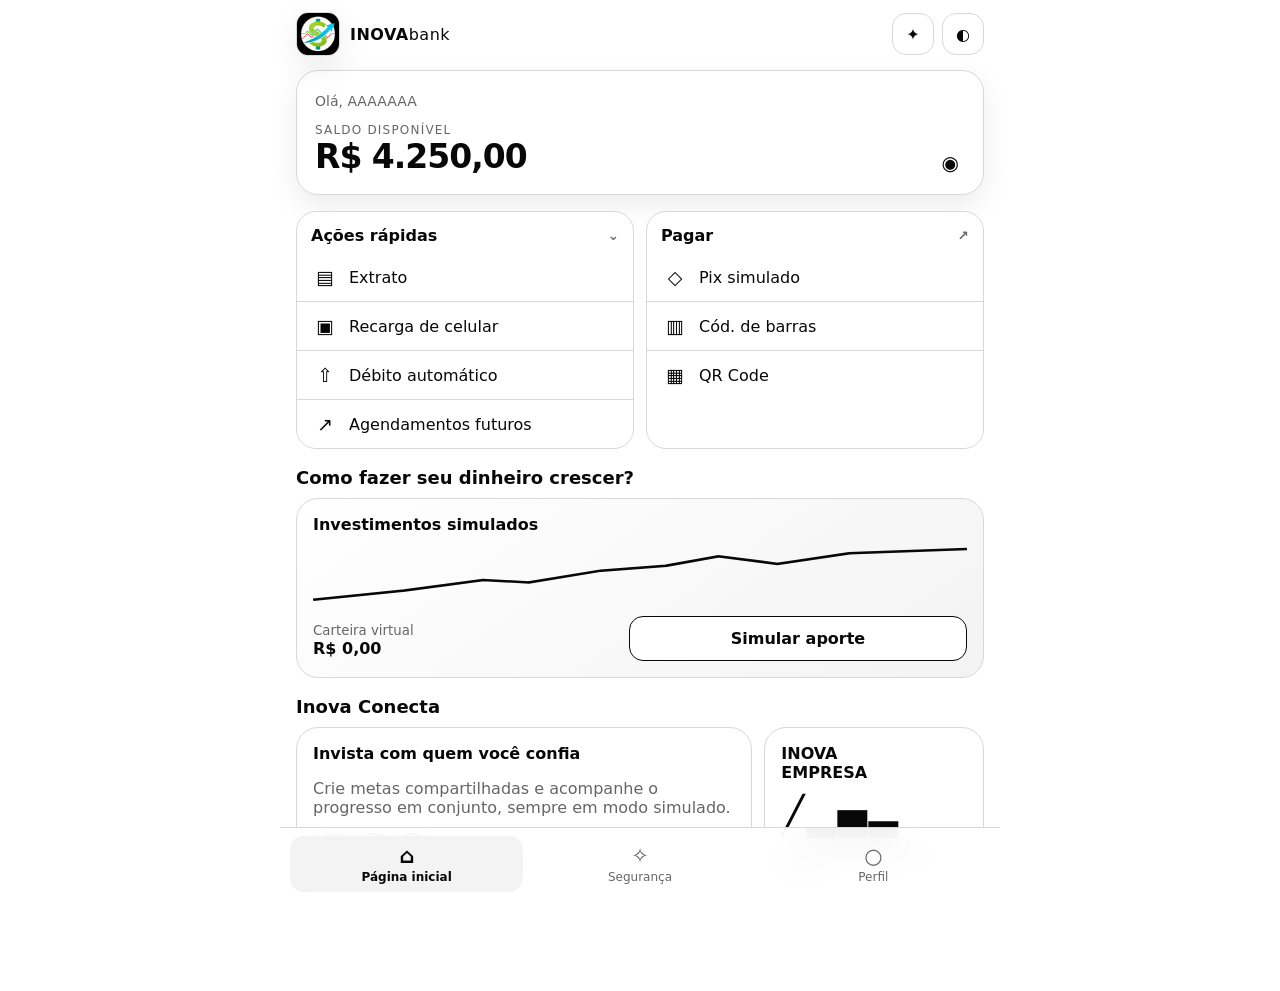
<file: app/src/main/assets/index.html>
<!doctype html>
<html lang="pt-BR">
<head>
<meta charset="utf-8">
<meta name="viewport" content="width=device-width, initial-scale=1">
<title>Inova</title>
<script>window.__inovaB64="";</script>
<script src="parts/part00.js"></script>
<script src="parts/part01.js"></script>
<script src="parts/part02.js"></script>
<script src="parts/part03.js"></script>
<script src="parts/part04.js"></script>
<script src="parts/part05.js"></script>
<script src="patch-v103.js"></script>
<script>
(() => {
  try {
    const binary = atob(window.__inovaB64);
    const bytes = Uint8Array.from(binary, c => c.charCodeAt(0));
    let html = new TextDecoder("utf-8").decode(bytes);
    if (window.InovaPatch && typeof window.InovaPatch.apply === "function") {
      html = window.InovaPatch.apply(html);
    }
    html = html.replace(
      '<div class="brand"><div class="logo">I</div><div>INOVA<span style="font-weight:400">bank</span></div></div>',
      '<div class="brand"><img class="logo-img" src="logo.jpg" alt="Logo Inova"><div>INOVA<span style="font-weight:400">bank</span></div></div>'
    );
    html = html.replace('</style>', '.logo-img{width:44px;height:44px;object-fit:cover;border-radius:12px;border:1px solid var(--line);background:#fff;box-shadow:var(--shadow)}\n</style>');
    html = html.replace('</head>', '<link rel="stylesheet" href="enhancements.css">\n</head>');
    html = html.replace('</body>', '<script src="enhancements.js"><\/script>\n</body>');
    window.__inovaB64 = "";
    document.open();
    document.write(html);
    document.close();
  } catch (error) {
    document.body.innerHTML = "<pre>Falha ao carregar o Inova: " + String(error && error.message || error) + "</pre>";
  }
})();
</script>
</head>
<body></body>
</html>
</file>
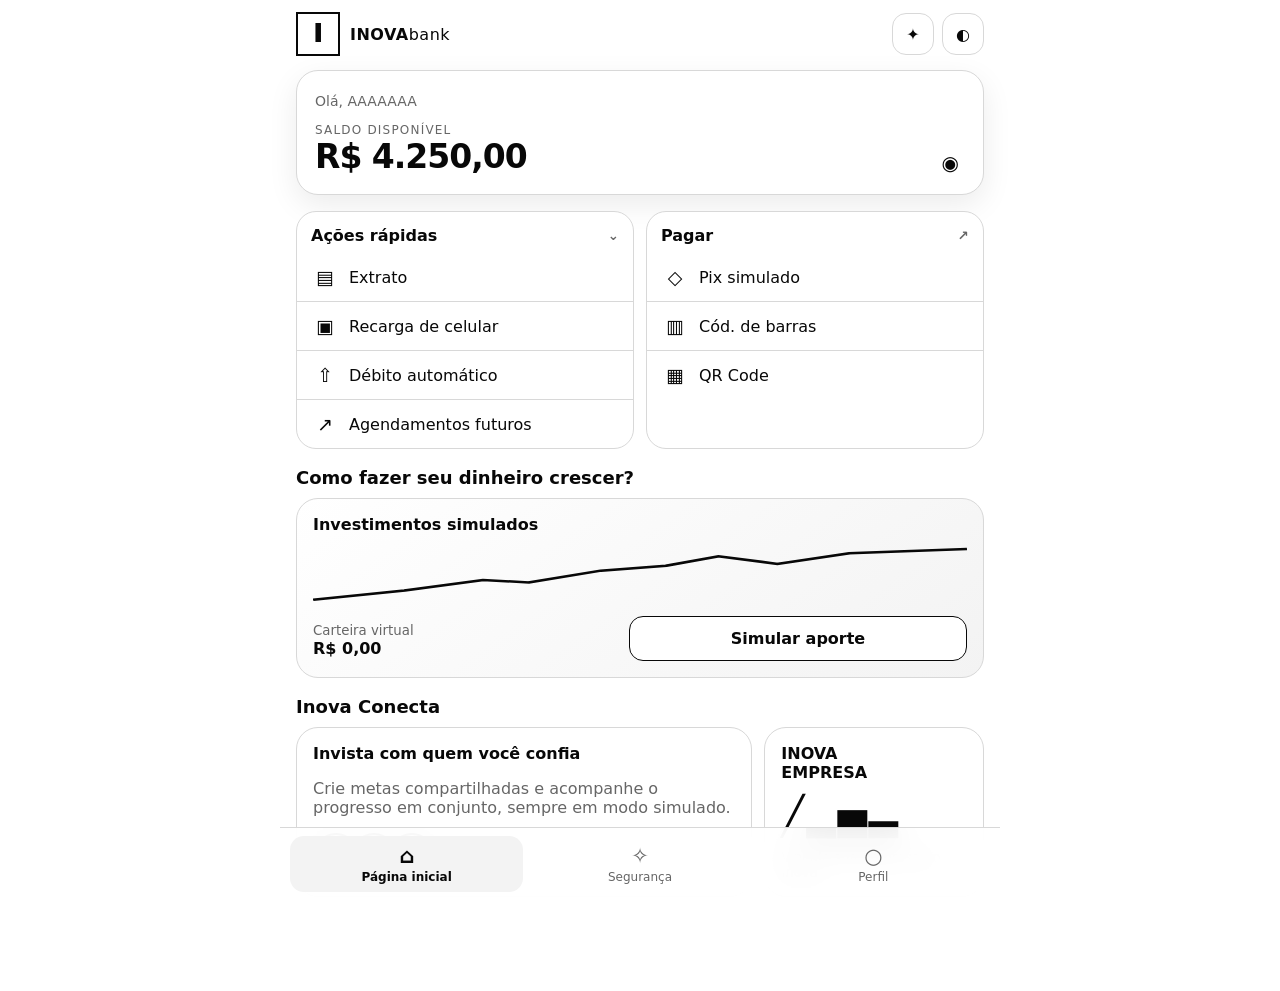
<file: InovaBank.html>
<!doctype html>
<html lang="pt-BR">
<head>
<meta charset="utf-8">
<meta name="viewport" content="width=device-width, initial-scale=1">
<title>Inova</title>
<script>window.__inovaB64="";</script>
<script src="app/src/main/assets/parts/part00.js"></script>
<script src="app/src/main/assets/parts/part01.js"></script>
<script src="app/src/main/assets/parts/part02.js"></script>
<script src="app/src/main/assets/parts/part03.js"></script>
<script src="app/src/main/assets/parts/part04.js"></script>
<script src="app/src/main/assets/parts/part05.js"></script>
<script>
(() => {
  try {
    const binary = atob(window.__inovaB64);
    const bytes = Uint8Array.from(binary, c => c.charCodeAt(0));
    const html = new TextDecoder("utf-8").decode(bytes);
    window.__inovaB64 = "";
    document.open();
    document.write(html);
    document.close();
  } catch (error) {
    document.body.innerHTML = "<pre>Falha ao carregar o Inova: " + String(error && error.message || error) + "</pre>";
  }
})();
</script>
</head>
<body></body>
</html>
</file>
<file: app/src/main/assets/enhancements.css>
/* Inova UX enhancements */
button,.action,.card,.panel,.hero,.metric,.chart-card,.connect-card,.company-teaser,.reminder,.currency-mini,.sheet,.tab,.nav-btn,.icon-btn{
  transition:transform .16s ease,opacity .2s ease,background-color .28s ease,color .28s ease,border-color .28s ease,box-shadow .28s ease;
}
button:active,.action:active,.company-teaser:active,.tab:active,.nav-btn:active,.icon-btn:active{transform:scale(.965)}
button:disabled{opacity:.55;cursor:not-allowed}
.page.active{animation:inovaPageIn .28s cubic-bezier(.2,.7,.2,1)}
.modal.open{animation:inovaFade .2s ease}
.modal.open .sheet{animation:inovaSheetUp .28s cubic-bezier(.2,.8,.2,1)}
.card:hover,.panel:hover,.company-teaser:hover{box-shadow:0 12px 32px rgba(0,0,0,.09)}
[data-theme="dark"] .card:hover,[data-theme="dark"] .panel:hover,[data-theme="dark"] .company-teaser:hover{box-shadow:0 12px 32px rgba(255,255,255,.045)}
@keyframes inovaPageIn{from{opacity:0;transform:translateY(8px)}to{opacity:1;transform:translateY(0)}}
@keyframes inovaFade{from{opacity:0}to{opacity:1}}
@keyframes inovaSheetUp{from{transform:translateY(32px);opacity:.6}to{transform:translateY(0);opacity:1}}
@keyframes inovaBubbleIn{from{opacity:0;transform:translateY(7px) scale(.985)}to{opacity:1;transform:translateY(0) scale(1)}}
@keyframes inovaTyping{0%,60%,100%{transform:translateY(0);opacity:.35}30%{transform:translateY(-4px);opacity:1}}

.ai-sheet-chat{display:flex;flex-direction:column;height:min(84vh,760px);overflow:hidden}
.ai-chat-note{font-size:12px;color:var(--muted);margin:2px 0 10px}
.ai-chat-tools{display:flex;gap:7px;overflow-x:auto;padding:2px 0 10px;scrollbar-width:none}
.ai-chat-tools::-webkit-scrollbar{display:none}
.ai-chat-tools button{white-space:nowrap;flex:0 0 auto;padding:8px 10px;border-radius:999px;font-size:12px}
.ai-chat-messages{flex:1;overflow-y:auto;display:flex;flex-direction:column;gap:10px;padding:8px 2px 14px;scroll-behavior:smooth}
.ai-chat-message{max-width:86%;padding:11px 13px;border-radius:17px;line-height:1.43;font-size:14px;white-space:pre-wrap;word-break:break-word;animation:inovaBubbleIn .2s ease}
.ai-chat-message.user{align-self:flex-end;background:var(--fg);color:var(--bg);border-bottom-right-radius:6px}
.ai-chat-message.assistant{align-self:flex-start;background:var(--soft);color:var(--fg);border:1px solid var(--line);border-bottom-left-radius:6px}
.ai-chat-message.system{align-self:center;max-width:94%;background:transparent;color:var(--muted);font-size:12px;text-align:center;padding:6px}
.ai-chat-composer{display:flex;gap:8px;align-items:flex-end;padding-top:10px;border-top:1px solid var(--line)}
.ai-chat-composer textarea{flex:1;min-height:44px;max-height:120px;resize:none;border:1px solid var(--line);background:var(--bg);color:var(--fg);border-radius:16px;padding:11px 12px;outline:none}
.ai-chat-composer textarea:focus{border-color:var(--fg);box-shadow:0 0 0 3px color-mix(in srgb,var(--fg) 10%,transparent)}
.ai-chat-send{flex:0 0 auto;width:46px;height:46px;border-radius:15px;border:1px solid var(--fg);background:var(--fg);color:var(--bg);font-size:18px;font-weight:900}
.ai-chat-typing{display:inline-flex;gap:4px;align-items:center}
.ai-chat-typing i{width:6px;height:6px;border-radius:50%;background:currentColor;animation:inovaTyping 1s infinite}
.ai-chat-typing i:nth-child(2){animation-delay:.15s}.ai-chat-typing i:nth-child(3){animation-delay:.3s}

@media (prefers-reduced-motion:reduce){*,*::before,*::after{animation:none!important;transition:none!important;scroll-behavior:auto!important}}
</file>
